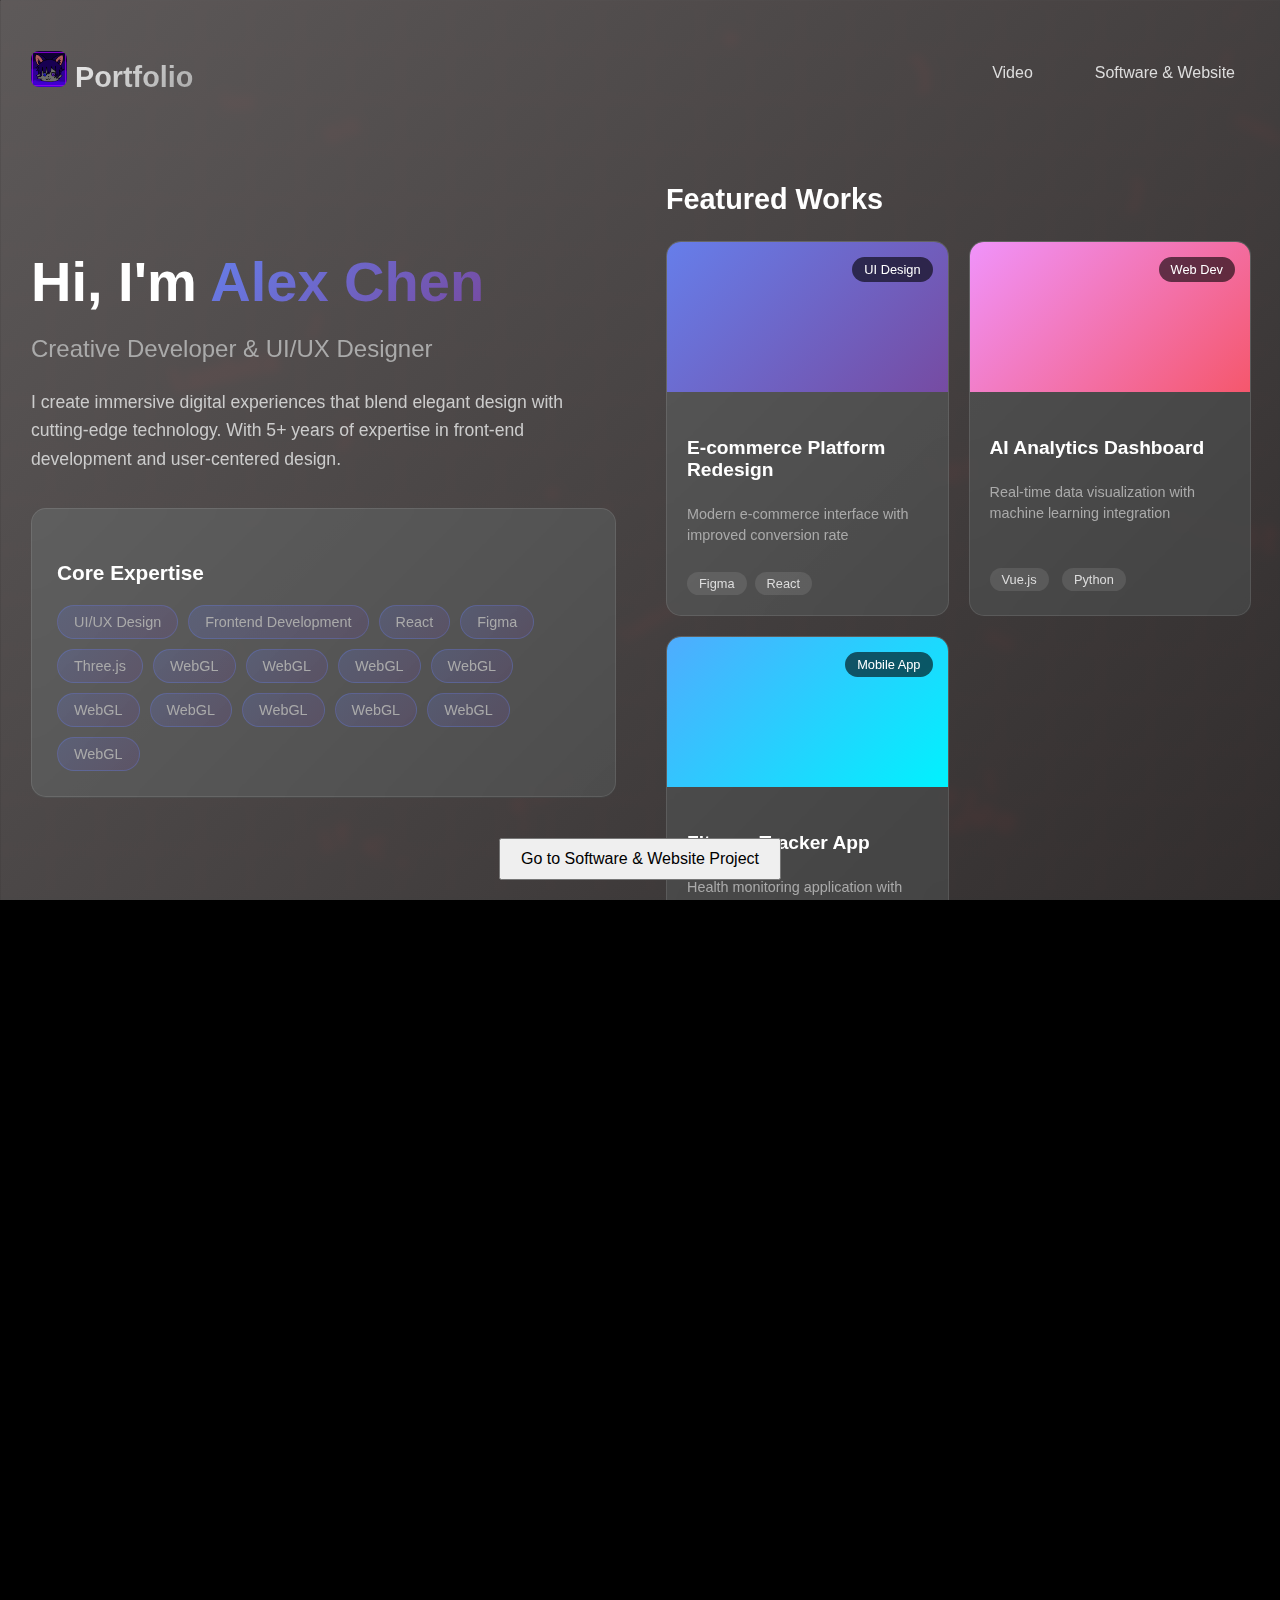
<file: index.html>
<!DOCTYPE html>
<html lang="zh-CN">
<head>
    <meta charset="UTF-8">
    <meta name="viewport" content="width=device-width, initial-scale=1.0">
    <title>Personal Portfolio</title>
    <link rel="shortcut icon" href="./assets/logo.png">
    <link rel="stylesheet" href="./styles/style_all.css">
    <link rel="stylesheet" href="./styles/style_background.css">
    <link rel="stylesheet" href="./styles/style_flip.css">
    <style>
        .world-current { 
            background: linear-gradient(135deg, rgba(99, 99, 99, 0.9), rgba(50, 50, 50, 0.9)); 
            z-index: 11; 
            backdrop-filter: blur(5px);
            border: 1px solid rgba(255, 255, 255, 0.1);
            box-shadow: 0 10px 30px rgba(0, 0, 0, 0.3);
        }
        .world-mirror { background:#444; }
        .main-content { 
            width: 100%; 
            height: 100%; 
            background-color: transparent;
        }

        /* 主内容样式 */
.main-content {
    padding: 30px;
    box-sizing: border-box;
    overflow-y: auto;
    height: 100%;
}
.main-content::-webkit-scrollbar {
    width: 6px;
}

.main-content::-webkit-scrollbar-track {
    background: transparent;
}

.main-content::-webkit-scrollbar-thumb {
    background: rgba(255, 255, 255, 0.25);
    border-radius: 10px;
}

.main-content::-webkit-scrollbar-thumb:hover {
    background: rgba(255, 255, 255, 0.45);
}

/* 导航栏 */
.portfolio-nav {
    display: flex;
    justify-content: space-between;
    align-items: center;
    padding: 20px 0;
    margin-bottom: 40px;
}

.nav-brand {
    display: flex;
    align-items: center;
    gap: 12px;
}

.nav-logo {
    width: 36px;
    height: 36px;
    border-radius: 8px;
    object-fit: cover;
}

.brand-name {
    font-size: 1.8rem;
    font-weight: 700;
    background: linear-gradient(135deg, #fff 0%, #aaa 100%);
    -webkit-background-clip: text;
    -webkit-text-fill-color: transparent;
    background-clip: text;
}

.nav-links {
    display: flex;
    gap: 30px;
}

.nav-link {
    color: #ddd;
    text-decoration: none;
    font-size: 1rem;
    font-weight: 500;
    transition: all 0.3s ease;
    padding: 8px 16px;
    border-radius: 20px;
    position: relative;
}

.nav-link:hover {
    color: #fff;
    background: rgba(255, 255, 255, 0.1);
}

/* 内容布局 */
.content-wrapper {
    display: flex;
    gap: 50px;
    height: calc(100% - 140px);
}

.left-column {
    flex: 1;
    display: flex;
    flex-direction: column;
    justify-content: center;
}

.right-column {
    flex: 1;
    display: flex;
    flex-direction: column;
    gap: 40px;
}

/* 英雄区域 */
.hero-title {
    font-size: 3.5rem;
    font-weight: 800;
    margin-bottom: 10px;
    line-height: 1.2;
    color: #fff;
}

.highlight {
    background: linear-gradient(135deg, #667eea 0%, #764ba2 100%);
    -webkit-background-clip: text;
    -webkit-text-fill-color: transparent;
    background-clip: text;
}

.hero-subtitle {
    font-size: 1.5rem;
    color: #aaa;
    margin-bottom: 25px;
    font-weight: 400;
}

.hero-description {
    font-size: 1.1rem;
    line-height: 1.6;
    color: #ccc;
    margin-bottom: 35px;
}

/* 按钮样式 */
.cta-buttons {
    display: flex;
    gap: 20px;
    margin-bottom: 40px;
}

.btn {
    padding: 14px 32px;
    border-radius: 30px;
    text-decoration: none;
    font-weight: 600;
    font-size: 1rem;
    display: inline-flex;
    align-items: center;
    gap: 10px;
    transition: all 0.3s ease;
    cursor: pointer;
    border: none;
}

.btn-primary {
    background: linear-gradient(135deg, #667eea 0%, #764ba2 100%);
    color: white;
}

.btn-primary:hover {
    transform: translateY(-3px);
    box-shadow: 0 10px 20px rgba(102, 126, 234, 0.3);
}

.btn-secondary {
    background: rgba(255, 255, 255, 0.1);
    color: white;
    backdrop-filter: blur(10px);
    border: 1px solid rgba(255, 255, 255, 0.2);
}

.btn-secondary:hover {
    background: rgba(255, 255, 255, 0.15);
    transform: translateY(-3px);
}

.btn-icon {
    transition: transform 0.3s ease;
}

.btn-primary:hover .btn-icon {
    transform: translateX(5px);
}

/* 统计数据 */
.quick-stats {
    display: flex;
    gap: 40px;
}

.stat-item {
    display: flex;
    flex-direction: column;
}

.stat-number {
    font-size: 2.5rem;
    font-weight: 700;
    color: #fff;
    line-height: 1;
}

.stat-label {
    font-size: 0.9rem;
    color: #aaa;
    margin-top: 5px;
}

/* 作品展示 */
.section-title {
    font-size: 1.8rem;
    color: #fff;
    margin-bottom: 25px;
    font-weight: 600;
}

.works-grid {
    display: grid;
    grid-template-columns: repeat(auto-fit, minmax(250px, 1fr));
    gap: 20px;
    margin-bottom: 25px;
}

.work-card {
    background: rgba(255, 255, 255, 0.05);
    border-radius: 15px;
    overflow: hidden;
    transition: all 0.3s ease;
    backdrop-filter: blur(10px);
    border: 1px solid rgba(255, 255, 255, 0.1);
}

.work-card:hover {
    transform: translateY(-10px);
    background: rgba(255, 255, 255, 0.1);
    border-color: rgba(255, 255, 255, 0.2);
}

.work-card-inner {
    height: 100%;
    display: flex;
    flex-direction: column;
}

.work-image {
    height: 150px;
    position: relative;
    border-radius: 12px 12px 0 0;
    overflow: hidden;
}

.work-tag {
    position: absolute;
    top: 15px;
    right: 15px;
    background: rgba(0, 0, 0, 0.6);
    color: white;
    padding: 5px 12px;
    border-radius: 15px;
    font-size: 0.8rem;
    backdrop-filter: blur(10px);
}

.work-content {
    padding: 20px;
    flex: 1;
    display: flex;
    flex-direction: column;
}

.work-title {
    font-size: 1.2rem;
    color: #fff;
    margin-bottom: 8px;
    font-weight: 600;
}

.work-desc {
    font-size: 0.9rem;
    color: #aaa;
    line-height: 1.5;
    margin-bottom: 15px;
    flex: 1;
}

.work-tech {
    display: flex;
    gap: 8px;
    flex-wrap: wrap;
}

.tech-tag {
    background: rgba(255, 255, 255, 0.1);
    color: #ddd;
    padding: 4px 12px;
    border-radius: 12px;
    font-size: 0.8rem;
}

.view-all-works {
    text-align: right;
}

.view-all-link {
    color: #667eea;
    text-decoration: none;
    font-weight: 600;
    display: inline-flex;
    align-items: center;
    gap: 8px;
    transition: all 0.3s ease;
}

.view-all-link:hover {
    gap: 12px;
    color: #764ba2;
}

/* 技能标签 */
.skills-section {
    background: rgba(255, 255, 255, 0.05);
    padding: 25px;
    border-radius: 15px;
    backdrop-filter: blur(10px);
    border: 1px solid rgba(255, 255, 255, 0.1);
}

.skills-title {
    font-size: 1.3rem;
    color: #fff;
    margin-bottom: 20px;
    font-weight: 600;
}

.skills-tags {
    display: flex;
    flex-wrap: wrap;
    gap: 10px;
}

.skill-tag {
    background: linear-gradient(135deg, rgba(102, 126, 234, 0.2), rgba(118, 75, 162, 0.2));
    color: #aaa;
    padding: 8px 16px;
    border-radius: 20px;
    font-size: 0.9rem;
    border: 1px solid rgba(102, 126, 234, 0.3);
    transition: all 0.3s ease;
}

.skill-tag:hover {
    background: linear-gradient(135deg, rgba(102, 126, 234, 0.3), rgba(118, 75, 162, 0.3));
    color: #fff;
    transform: translateY(-2px);
}

/* 页脚 */
.portfolio-footer {
    margin-top: 40px;
    padding-top: 30px;
    border-top: 1px solid rgba(255, 255, 255, 0.1);
    text-align: center;
}

.social-links {
    display: flex;
    justify-content: center;
    gap: 25px;
    margin-bottom: 20px;
}

.social-link {
    color: #aaa;
    transition: all 0.3s ease;
    padding: 10px;
    border-radius: 50%;
    background: rgba(255, 255, 255, 0.05);
}

.social-link:hover {
    color: #fff;
    background: rgba(255, 255, 255, 0.1);
    transform: translateY(-3px);
}

.copyright {
    color: #666;
    font-size: 0.9rem;
}

/* 响应式设计 */
@media (max-width: 1024px) {
    .content-wrapper {
        flex-direction: column;
        gap: 40px;
    }
    
    .hero-title {
        font-size: 2.8rem;
    }
    
    .works-grid {
        grid-template-columns: repeat(2, 1fr);
    }
}

@media (max-width: 768px) {
    .main-content {
        padding: 20px;
    }
    
    .portfolio-nav {
        flex-direction: column;
        gap: 20px;
        margin-bottom: 30px;
    }
    
    .hero-title {
        font-size: 2.3rem;
    }
    
    .works-grid {
        grid-template-columns: 1fr;
    }
    
    .cta-buttons {
        flex-direction: column;
        align-items: flex-start;
    }
    
    .quick-stats {
        justify-content: space-between;
        gap: 20px;
    }
}
    </style>
</head>
<body>
    <!-- 数学破碎背景 -->
    <div class="math-broken-bg">
        <div class="math-formulas" id="math-formulas"></div>
        <div class="broken-grid"></div>
        <div class="broken-squares"></div>
    </div>
    <!-- 3D旋转场景 -->
    <div id="scene-container">
    <div id="world-3d">
        <div class="world-layer world-current">
            <div class="main-content">
                  <!-- 导航栏 -->
                  <nav class="portfolio-nav">
                      <div class="nav-brand">
                          <a href="index.html" class="brand-name"><img src="./assets/logo.png" alt="Logo" class="nav-logo">          Portfolio</a>
                      </div>
                      <div class="nav-links">
                          <a href="videoProject.html" class="nav-link">Video</a>
                          <a href="programProject.html" class="nav-link">Software & Website</a>
                      </div>
                  </nav>
                  
                  <!-- 主内容区 -->
                  <div class="content-wrapper">
                      <!-- 左侧：个人简介 -->
                      <div class="left-column">
                          <div class="hero-section">
                            <h1 class="hero-title">Hi, I'm <span class="highlight">Alex Chen</span></h1>
                            <h2 class="hero-subtitle">Creative Developer & UI/UX Designer</h2>
                            <p class="hero-description">
                                I create immersive digital experiences that blend elegant design with cutting-edge technology. 
                                With 5+ years of expertise in front-end development and user-centered design.
                            </p>

                            <!-- 技能标签 -->
                          <div class="skills-section">
                              <h4 class="skills-title">Core Expertise</h4>
                              <div class="skills-tags">
                                  <span class="skill-tag">UI/UX Design</span>
                                  <span class="skill-tag">Frontend Development</span>
                                  <span class="skill-tag">React</span>
                                  <span class="skill-tag">Figma</span>
                                  <span class="skill-tag">Three.js</span>
                                  <span class="skill-tag">WebGL</span>
                                  <span class="skill-tag">WebGL</span>
                                  <span class="skill-tag">WebGL</span>
                                  <span class="skill-tag">WebGL</span>
                                  <span class="skill-tag">WebGL</span>
                                  <span class="skill-tag">WebGL</span>
                                  <span class="skill-tag">WebGL</span>
                                  <span class="skill-tag">WebGL</span>
                                  <span class="skill-tag">WebGL</span>
                                  <span class="skill-tag">WebGL</span>
                              </div>
                          </div>
                        </div>
                      </div>
                      
                      <!-- 右侧：作品展示 -->
                      <div class="right-column">
                          <div class="featured-works">
                              <h3 class="section-title">Featured Works</h3>
                              
                              <div class="works-grid">
                                  <!-- 项目1 -->
                                  <div class="work-card">
                                      <div class="work-card-inner">
                                          <div class="work-image" style="background: linear-gradient(135deg, #667eea 0%, #764ba2 100%);">
                                              <div class="work-tag">UI Design</div>
                                          </div>
                                          <div class="work-content">
                                              <h4 class="work-title">E-commerce Platform Redesign</h4>
                                              <p class="work-desc">Modern e-commerce interface with improved conversion rate</p>
                                              <div class="work-tech">
                                                  <span class="tech-tag">Figma</span>
                                                  <span class="tech-tag">React</span>
                                              </div>
                                          </div>
                                      </div>
                                  </div>
                                  
                                  <!-- 项目2 -->
                                  <div class="work-card">
                                      <div class="work-card-inner">
                                          <div class="work-image" style="background: linear-gradient(135deg, #f093fb 0%, #f5576c 100%);">
                                              <div class="work-tag">Web Dev</div>
                                          </div>
                                          <div class="work-content">
                                              <h4 class="work-title">AI Analytics Dashboard</h4>
                                              <p class="work-desc">Real-time data visualization with machine learning integration</p>
                                              <div class="tech-tags">
                                                  <span class="tech-tag">Vue.js</span>
                                                  <span class="tech-tag">Python</span>
                                              </div>
                                          </div>
                                      </div>
                                  </div>
                                  
                                  <!-- 项目3 -->
                                  <div class="work-card">
                                      <div class="work-card-inner">
                                          <div class="work-image" style="background: linear-gradient(135deg, #4facfe 0%, #00f2fe 100%);">
                                              <div class="work-tag">Mobile App</div>
                                          </div>
                                          <div class="work-content">
                                              <h4 class="work-title">Fitness Tracker App</h4>
                                              <p class="work-desc">Health monitoring application with personalized workout plans</p>
                                              <div class="tech-tags">
                                                  <span class="tech-tag">React Native</span>
                                                  <span class="tech-tag">Node.js</span>
                                              </div>
                                          </div>
                                      </div>
                                  </div>
                              </div>
                          </div>
                      </div>
                  </div>
              </div>
        </div>
        <div class="world-layer world-mirror"><iframe id="mirror-iframe" src="programProject.html" style="pointer-events: none;"></iframe></div>
    </div>
    </div>
    <div id="flip-mask"></div>
    <button id="flip-btn">Go to Software & Website Project</button>
</body>
<script>
    window.nextPage = "programProject.html";
</script>
<script src="./scripts/background_animation.js"></script>
<script src="./scripts/flip_animation.js"></script>
</html>
</file>
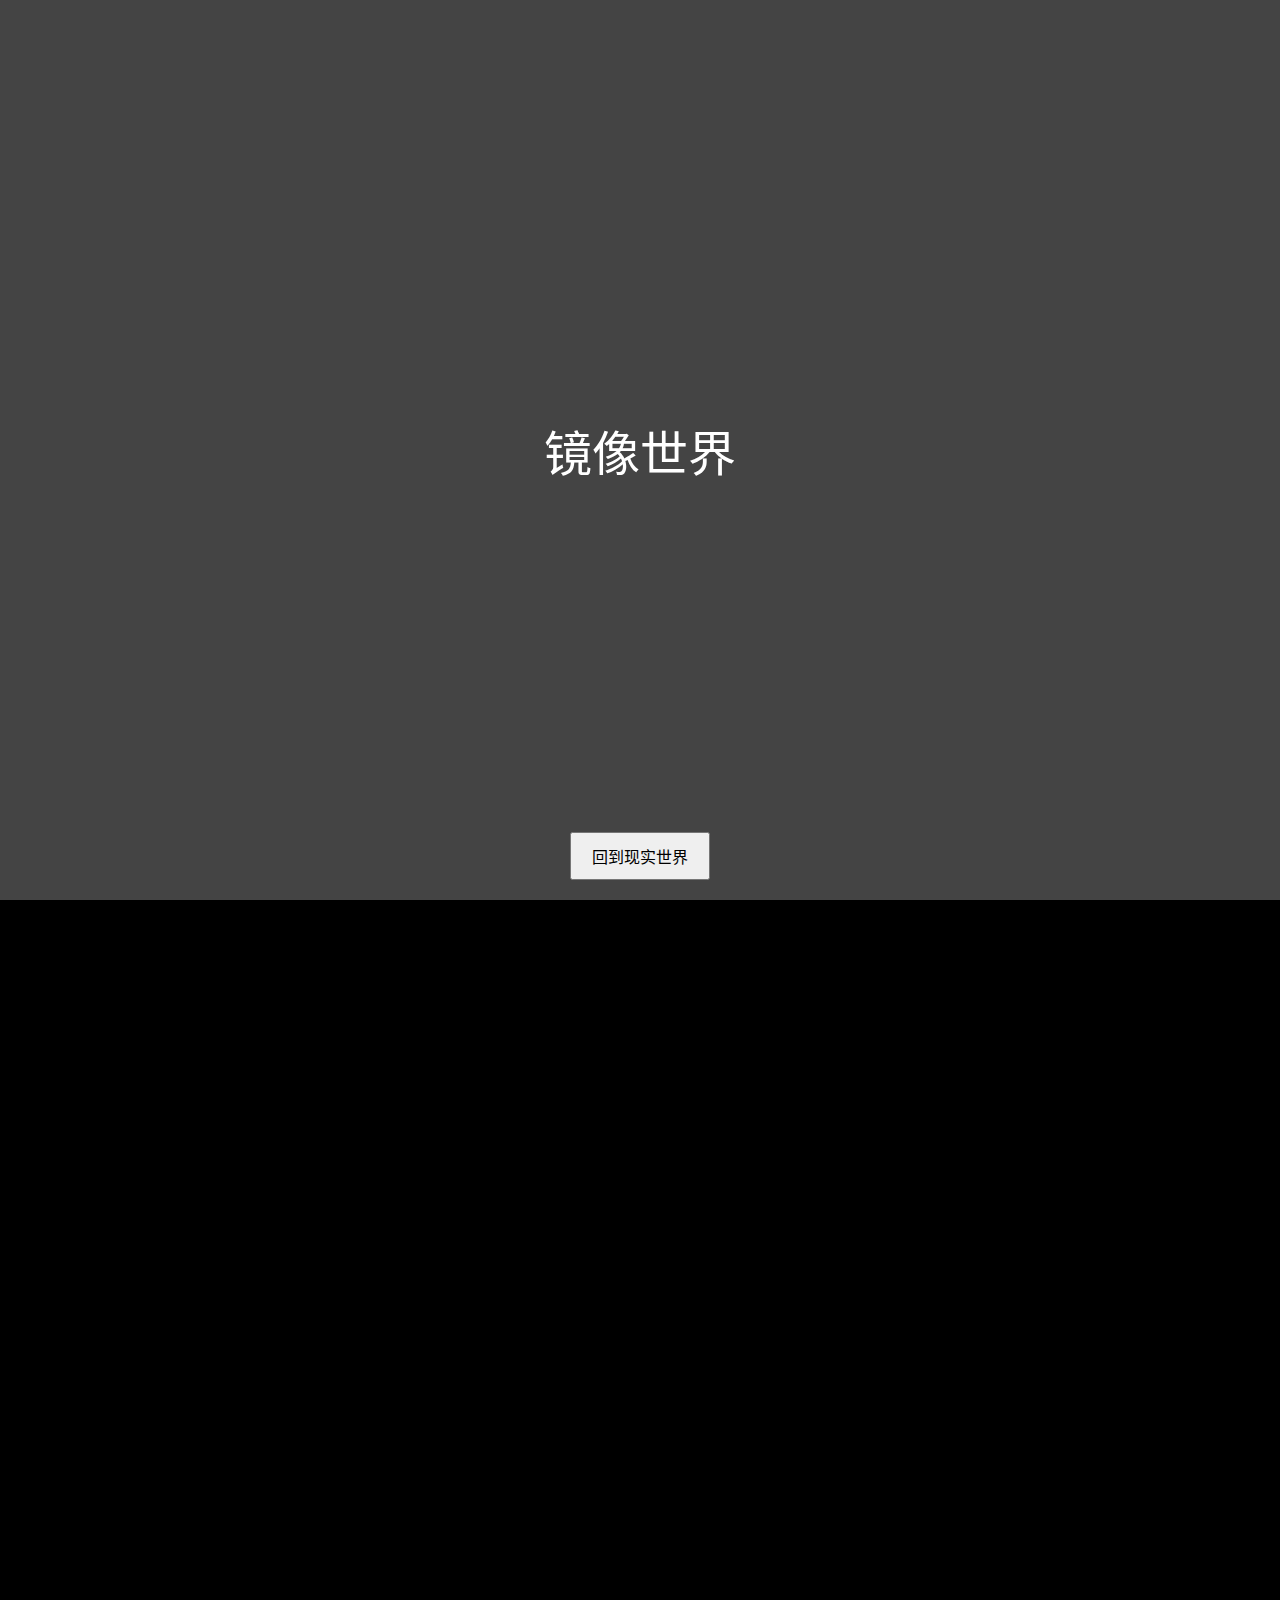
<file: image.html>
<!DOCTYPE html>
<html lang="zh-CN">
<head>
<meta charset="UTF-8">
<meta name="viewport" content="width=device-width, initial-scale=1.0">
<title>旋转镜像 + 数学破碎背景 + iframe</title>
<style>
body, html {
  margin:0; padding:0;
  width:100%; height:100%;
  overflow:hidden;
  background:#000;
  font-family:sans-serif;
}

/* --- 数学破碎背景 --- */
.math-broken-bg {
    position: fixed;
    top: 0; left: 0;
    width: 100%; height: 100%;
    background-color: #000;
    z-index: 0;
    overflow: hidden;
}

.math-formulas {
    position: absolute;
    top: 0; left: 0;
    width: 300%; height: 300%;
    opacity: 0.65;
    z-index: 1;
}

.math-formula {
    position: absolute;
    color: rgba(255,0,0,0.7);
    font-size: 24px;
    font-family: 'Courier New', monospace;
    font-weight: bold;
    text-shadow: 0 0 10px rgba(255,0,0,0.5);
    animation: floatMath 20s infinite linear;
}

@keyframes floatMath {
    0% { transform: translate(0,0) rotate(0deg); opacity:0.2; }
    25% { transform: translate(30px,-20px) rotate(90deg); opacity:0.4; }
    50% { transform: translate(-20px,30px) rotate(180deg); opacity:0.6; }
    75% { transform: translate(40px,10px) rotate(270deg); opacity:0.4; }
    100% { transform: translate(0,0) rotate(360deg); opacity:0.2; }
}

.broken-grid {
    position: absolute;
    top:0; left:0;
    width:200%; height:200%;
    background-image: linear-gradient(90deg, rgba(255,0,0,0.1) 1px, transparent 1px),
                      linear-gradient(0deg, rgba(255,0,0,0.1) 1px, transparent 1px);
    background-size: 50px 50px;
    animation: gridMove 20s linear infinite;
    z-index: 2;
}

@keyframes gridMove {
    0% { transform: translate(0,0); }
    100% { transform: translate(-50px,-50px); }
}

.broken-squares {
    position:absolute; top:0; left:0;
    width:100%; height:100%;
    background-image: repeating-linear-gradient(0deg, transparent, transparent 2px, rgba(255,0,0,0.2) 2px, rgba(255,0,0,0.2) 4px),
                      repeating-linear-gradient(90deg, transparent, transparent 2px, rgba(255,0,0,0.2) 2px, rgba(255,0,0,0.2) 4px);
    background-size: 60px 60px;
    animation: squaresFloat 15s ease-in-out infinite;
    z-index: 3;
}

@keyframes squaresFloat {
    0%, 100% { transform: translate(0,0) rotate(0deg); opacity:0.2; }
    50% { transform: translate(10px,5px) rotate(0.5deg); opacity:0.4; }
}

/* --- 3D世界容器 --- */
#scene-container {
  width:100%; height:100%;
  perspective:1500px;
  perspective-origin: center bottom;
  position: relative;
  z-index: 10; 
}

#world-3d {
  width:100%; height:200%;
  transform-style: preserve-3d;
  transform: translateZ(0) rotateZ(0deg) scale(1);
  transition: transform 2.5s cubic-bezier(0.65,0,0.35,1);
  position: relative;
}

.world-layer {
  width:100%; height:50%;
  display:flex; align-items:center; justify-content:center;
  font-size:3rem; color:#fff;
}

.world-current { background:#444; z-index:11; }
.world-mirror { background:#111; }

#mirror-iframe {
    width:100%; height:100%;
    transform: rotate(180deg);
    border:none;
    z-index:12;
    pointer-events:none;
}

#flip-mask {
  position:fixed; top:0; left:0; width:100%; height:100%;
  background: rgba(255,50,50,0);
  z-index:50; pointer-events:none;
  transition: background 2.5s cubic-bezier(0.65,0,0.35,1);
}

#flip-btn {
  position:absolute; bottom:20px; left:50%; transform:translateX(-50%);
  padding:10px 20px; font-size:1rem; cursor:pointer;
  z-index:60;
}
</style>
</head>
<body>

<!-- 数学破碎背景 -->
<div class="math-broken-bg">
    <div class="math-formulas" id="math-formulas"></div>
    <div class="broken-grid"></div>
    <div class="broken-squares"></div>
</div>

<!-- 3D旋转场景 -->
<div id="scene-container">
  <div id="world-3d">
    <div class="world-layer world-current">镜像世界</div>
    <div class="world-layer world-mirror"><iframe id="mirror-iframe" src="index.html"></iframe></div>
  </div>
</div>

<div id="flip-mask"></div>
<button id="flip-btn">回到现实世界</button>

<script>
document.addEventListener('DOMContentLoaded', function () {
    // --- 初始化数学公式 ---
    const mathFormulas = document.getElementById('math-formulas');
    const mathSymbols = ["{","}","[","]","(",")","<",">","==","+","-","*","/","%","lambda","def","fn","var","let","const","if","else"];
    const formulas = [];
    const formulaCount = window.innerWidth < 768 ? 200 : 400;

    for(let i=0;i<formulaCount;i++){
        const f = document.createElement('div');
        f.className='math-formula';
        f.textContent=mathSymbols[Math.floor(Math.random()*mathSymbols.length)];
        f.style.top = Math.random()*100+'%';
        f.style.left = Math.random()*100+'%';
        const size = 16 + Math.random()*24;
        f.style.fontSize = size+'px';
        const rotation = -30 + Math.random()*60;
        f.style.transform=`rotate(${rotation}deg)`;
        f.style.animationDelay = Math.random()*20+'s';
        mathFormulas.appendChild(f);
        formulas.push({el:f, x:f.offsetLeft, y:f.offsetTop, w:f.offsetWidth, h:f.offsetHeight, vx:(Math.random()*2+1)*(Math.random()<0.5?-1:1), vy:(Math.random()*2+1)*(Math.random()<0.5?-1:1), rotation});
    }

    // --- 背景动画 ---
    function animateBg(){
        const w=window.innerWidth, h=window.innerHeight;
        formulas.forEach(f=>{
            f.x+=f.vx; f.y+=f.vy;
            if(f.x<=0||f.x+f.w>=w) f.vx*=-1;
            if(f.y<=0||f.y+f.h>=h) f.vy*=-1;
            f.rotation+=0.2;
            f.el.style.left=f.x+'px';
            f.el.style.top=f.y+'px';
            f.el.style.transform=`rotate(${f.rotation}deg)`;
        });
        requestAnimationFrame(animateBg);
    }
    animateBg();
});

const world3d = document.getElementById('world-3d');
const mirrorIframe = document.getElementById('mirror-iframe');
const flipMask = document.getElementById('flip-mask');
const flipBtn = document.getElementById('flip-btn');

let isFlipping = false;

flipBtn.addEventListener('click', () => {
    if(isFlipping) return;
    isFlipping = true;

    // 让 iframe 在旋转途中可见
    mirrorIframe.style.opacity = 1;

    // 开始动画：旋转 180° + 放大 + 退后 + 遮罩
    world3d.style.transform = 'translateZ(-2000px) translateY(-800px) rotateZ(180deg) scale(1.05)';
    flipMask.style.background = 'rgba(255,50,50,0.2)';

    // 动画结束后固定视角
    setTimeout(()=>{
        world3d.style.transform = 'translateZ(0) rotateZ(180deg) scale(1)';
        flipMask.style.background = 'rgba(255,50,50,0)';
        isFlipping=false;
    }, 2500);

    // 动画结束后正式跳转
    setTimeout(()=> {
        window.location.href = "index.html";
    }, 5000);
});
</script>
</body>
</html>
</file>
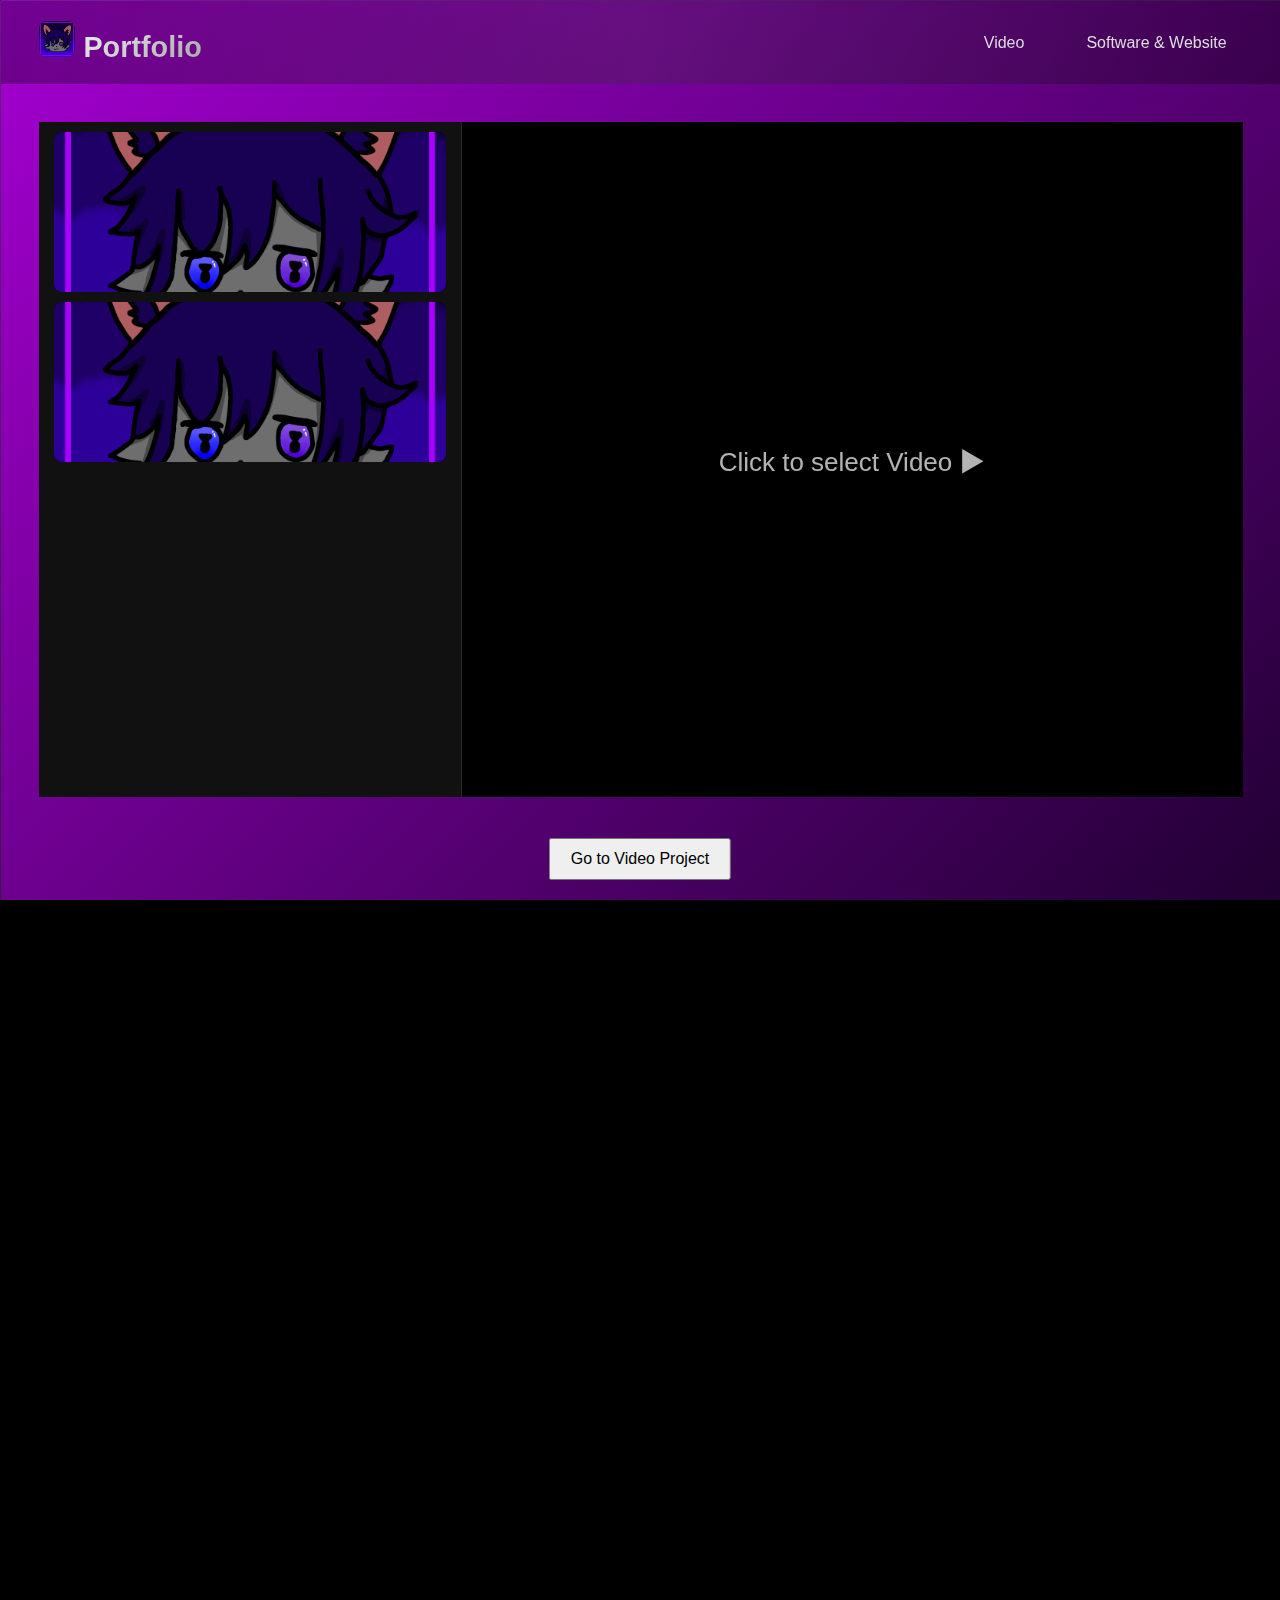
<file: programProject.html>
<!DOCTYPE html>
<html lang="zh-CN">
<head>
    <meta charset="UTF-8">
    <meta name="viewport" content="width=device-width, initial-scale=1.0">
    <title>Personal Portfolio - Software & Website</title>
    <link rel="shortcut icon" href="./assets/logo.png">
    <link rel="stylesheet" href="./styles/style_all.css">
    <link rel="stylesheet" href="./styles/style_background.css">
    <link rel="stylesheet" href="./styles/style_flip.css">
    <link rel="stylesheet" href="./styles/style_programProject.css">
    <link rel="stylesheet" href="./styles/style_navBar_project.css">
</head>
<body>
    <!-- 数学破碎背景 -->
    <div class="math-broken-bg">
        <div class="math-formulas" id="math-formulas"></div>
        <div class="broken-grid"></div>
        <div class="broken-squares"></div>
    </div>
    <!-- 3D旋转场景 -->
    <div id="scene-container">
    <div id="world-3d">
        <div class="world-layer world-current">
            <div class="main-content">
                <!-- 导航栏 -->
                <nav class="portfolio-nav">
                    <div class="nav-brand">
                        <a href="index.html" class="brand-name"><img src="./assets/logo.png" alt="Logo" class="nav-logo">          Portfolio</a>
                    </div>
                    <div class="nav-links">
                        <a href="videoProject.html" class="nav-link">Video</a>
                        <a href="programProject.html" class="nav-link">Software & Website</a>
                    </div>
                </nav>
                <div class="app">
                    <!-- 左侧影片选择 -->
                    <div class="sidebar" id="videoList">
                        <!-- 由JavaScript动态生成 -->
                    </div>
                    <!-- 右侧播放区 -->
                    <div class="viewer" id="viewer">
                        <div class="placeholder">Click to select Video ▶</div>
                    </div>
                </div>
            </div>
        </div>
        <div class="world-layer world-mirror"><iframe id="mirror-iframe" src="videoProject.html" style="pointer-events: none;"></iframe></div>
    </div>
    </div>
    <div id="flip-mask"></div>
    <button id="flip-btn">Go to Video Project</button>
</body>
<script>
    window.nextPage = "videoProject.html";
    window.viewListJson = 'program.json';
</script>
<script src="./scripts/background_animation.js"></script>
<script src="./scripts/flip_animation.js"></script>
<script src="./scripts/program_viewList.js"></script>
</html>
</file>
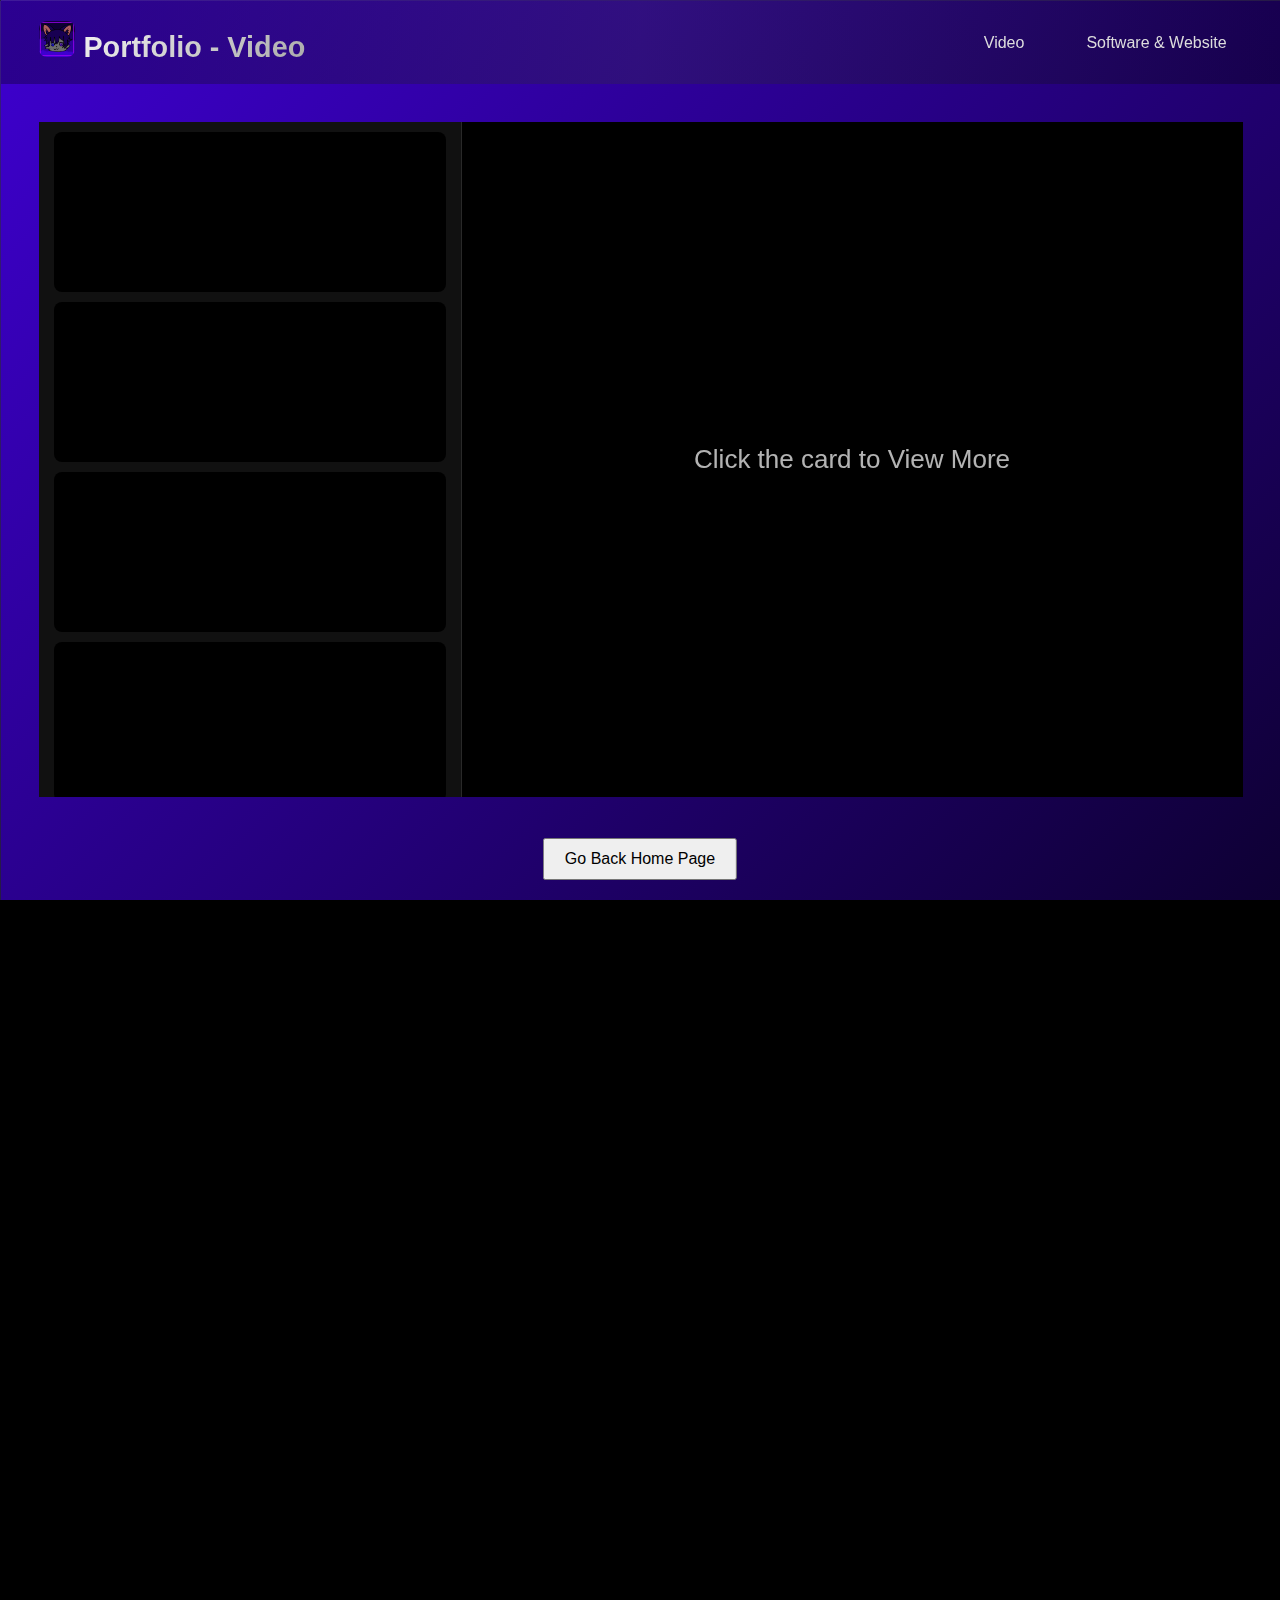
<file: videoProject.html>
<!DOCTYPE html>
<html lang="zh-CN">
<head>
    <meta charset="UTF-8">
    <meta name="viewport" content="width=device-width, initial-scale=1.0">
    <title>Personal Portfolio - Video</title>
    <link rel="shortcut icon" href="./assets/logo.png">
    <link rel="stylesheet" href="./styles/style_all.css">
    <link rel="stylesheet" href="./styles/style_background.css">
    <link rel="stylesheet" href="./styles/style_flip.css">
    <link rel="stylesheet" href="./styles/style_listProject.css">
    <link rel="stylesheet" href="./styles/style_navBar_project.css">
    <style>
        .world-current { 
            background: linear-gradient(135deg, #3E00D0, #0E0033); 
            z-index: 11; 
            backdrop-filter: blur(5px);
            border: 1px solid rgba(255, 255, 255, 0.1);
            box-shadow: 0 10px 30px rgba(0, 0, 0, 0.3);
        }
        .world-mirror { background:#444; }
        .main-content { 
            width: 100%; 
            height: 100%; 
            background-color: transparent;
        }
    </style>
</head>
<body>
    <!-- 数学破碎背景 -->
    <div class="math-broken-bg">
        <div class="math-formulas" id="math-formulas"></div>
        <div class="broken-grid"></div>
        <div class="broken-squares"></div>
    </div>
    <!-- 3D旋转场景 -->
    <div id="scene-container">
    <div id="world-3d">
        <div class="world-layer world-current">
            <div class="main-content">
                <!-- 导航栏 -->
                <nav class="portfolio-nav">
                    <div class="nav-brand">
                        <a href="index.html" class="brand-name"><img src="./assets/logo.png" alt="Logo" class="nav-logo">          Portfolio - Video</a>
                    </div>
                    <div class="nav-links">
                        <a href="videoProject.html" class="nav-link">Video</a>
                        <a href="programProject.html" class="nav-link">Software & Website</a>
                    </div>
                </nav>
                <div class="app">
                    <!-- 影片选择 -->
                    <div class="sidebar" id="videoList">
                        <!-- 由JavaScript动态生成 -->
                    </div>
                    <!-- 播放区 -->
                    <div class="viewer" id="viewer">
                        <div class="placeholder">Click the card to View More</div>
                    </div>
                </div>
            </div>
        </div>
        <div class="world-layer world-mirror"><iframe id="mirror-iframe" src="index.html" style="pointer-events: none;"></iframe></div>
    </div>
    </div>
    <div id="flip-mask"></div>
    <button id="flip-btn">Go Back Home Page</button>
</body>
<script>
    window.nextPage = "index.html";
    window.viewListJson = 'video.json';
</script>
<script src="./scripts/background_animation.js"></script>
<script src="./scripts/flip_animation.js"></script>
<script src="./scripts/generate_viewList.js"></script>
</html>
</file>
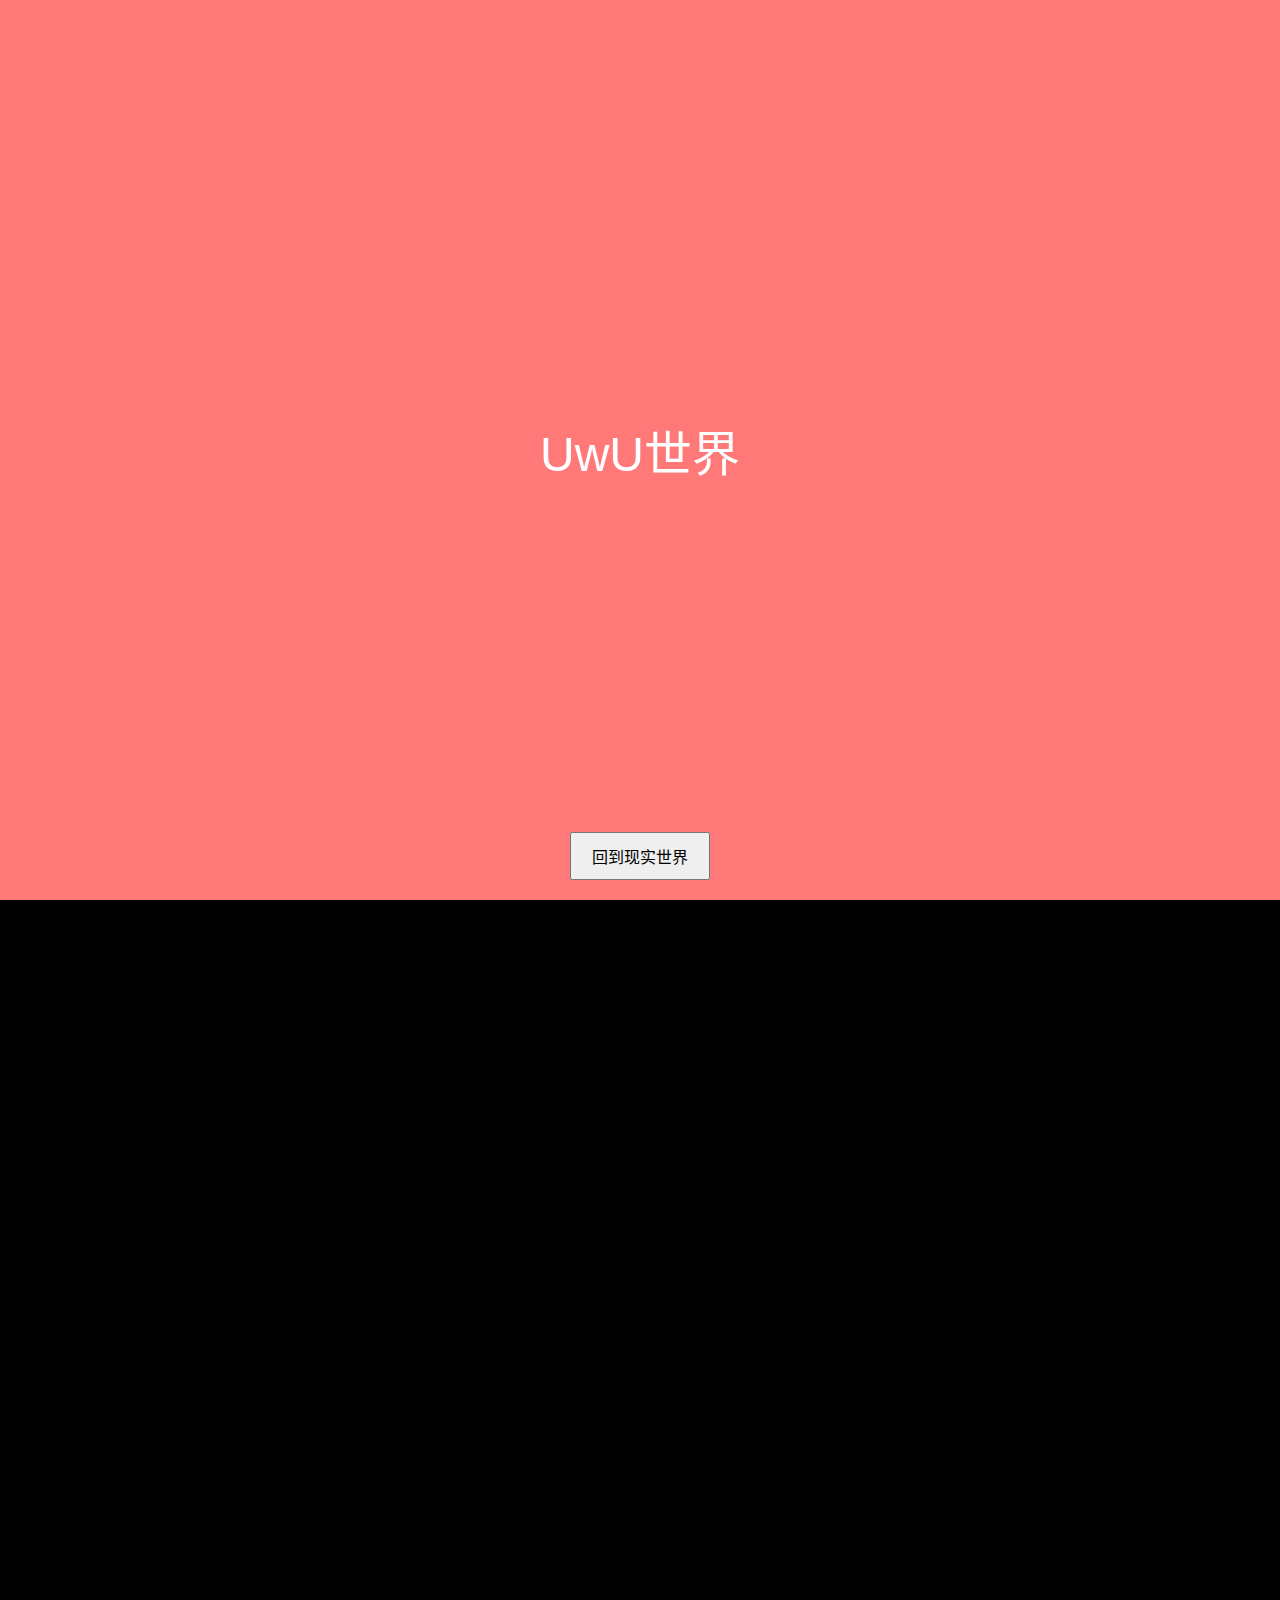
<file: pages/uwu.html>
<!DOCTYPE html>
<html lang="zh-CN">
<head>
    <meta charset="UTF-8">
    <meta name="viewport" content="width=device-width, initial-scale=1.0">
    <title>旋转镜像 + 数学破碎背景 + iframe</title>
    <link rel="shortcut icon" href="./image/icon_logo.png">
    <link rel="stylesheet" href="../styles/style_all.css">
    <link rel="stylesheet" href="../styles/style_background.css">
    <link rel="stylesheet" href="../styles/style_flip.css">
    <style>
        .world-current { background:#ff7979; z-index:11; }
        .world-mirror { background:#111; }
    </style>
</head>
<body>
    <!-- 数学破碎背景 -->
    <div class="math-broken-bg">
        <div class="math-formulas" id="math-formulas"></div>
        <div class="broken-grid"></div>
        <div class="broken-squares"></div>
    </div>
    <!-- 3D旋转场景 -->
    <div id="scene-container">
    <div id="world-3d">
        <div class="world-layer world-current">UwU世界</div>
        <div class="world-layer world-mirror"><iframe id="mirror-iframe" src="../index.html"></iframe></div>
    </div>
    </div>
    <div id="flip-mask"></div>
    <button id="flip-btn">回到现实世界</button>
</body>
<script>
    window.nextPage = "../index.html";
</script>
<script src="../scripts/background_animation.js"></script>
<script src="../scripts/flip_animation.js"></script>
</html>
</file>
<file: styles/style_all.css>
body, html {
    margin:0; padding:0;
    width:100%; height:100%;
    overflow:hidden;
    background:#000;
    font-family:sans-serif;
}
</file>
<file: styles/style_background.css>
/* --- 数学破碎背景 --- */
.math-broken-bg {
    position: fixed;
    top: 0; left: 0;
    width: 100%; height: 100%;
    background-color: #000;
    z-index: 0;
    overflow: hidden;
}

.math-formulas {
    position: absolute;
    top: 0; left: 0;
    width: 300%; height: 300%;
    opacity: 0.65;
    z-index: 1;
}

.math-formula {
    position: absolute;
    color: rgba(255,0,0,0.7);
    font-size: 24px;
    font-family: 'Courier New', monospace;
    font-weight: bold;
    text-shadow: 0 0 10px rgba(255,0,0,0.5);
    animation: floatMath 20s infinite linear;
}

@keyframes floatMath {
    0% { transform: translate(0,0) rotate(0deg); opacity:0.2; }
    25% { transform: translate(30px,-20px) rotate(90deg); opacity:0.4; }
    50% { transform: translate(-20px,30px) rotate(180deg); opacity:0.6; }
    75% { transform: translate(40px,10px) rotate(270deg); opacity:0.4; }
    100% { transform: translate(0,0) rotate(360deg); opacity:0.2; }
}

.broken-grid {
    position: absolute;
    top:0; left:0;
    width:200%; height:200%;
    background-image: linear-gradient(90deg, rgba(255,0,0,0.1) 1px, transparent 1px),
                    linear-gradient(0deg, rgba(255,0,0,0.1) 1px, transparent 1px);
    background-size: 50px 50px;
    animation: gridMove 20s linear infinite;
    z-index: 2;
}

@keyframes gridMove {
    0% { transform: translate(0,0); }
    100% { transform: translate(-50px,-50px); }
}

.broken-squares {
    position:absolute; top:0; left:0;
    width:100%; height:100%;
    background-image: repeating-linear-gradient(0deg, transparent, transparent 2px, rgba(255,0,0,0.2) 2px, rgba(255,0,0,0.2) 4px),
                    repeating-linear-gradient(90deg, transparent, transparent 2px, rgba(255,0,0,0.2) 2px, rgba(255,0,0,0.2) 4px);
    background-size: 60px 60px;
    animation: squaresFloat 15s ease-in-out infinite;
    z-index: 3;
}

@keyframes squaresFloat {
    0%, 100% { transform: translate(0,0) rotate(0deg); opacity:0.2; }
    50% { transform: translate(10px,5px) rotate(0.5deg); opacity:0.4; }
}
</file>
<file: styles/style_flip.css>
/* --- 3D世界容器 --- */
#scene-container {
    width:100%; height:100%;
    perspective:1500px;
    perspective-origin: center bottom;
    position: relative;
    z-index: 10; 
}

#world-3d {
    width:100%; height:200%;
    transform-style: preserve-3d;
    transform: translateZ(0) rotateZ(0deg) scale(1);
    transition: transform 2.5s cubic-bezier(0.65,0,0.35,1);
    position: relative;
}

.world-layer {
    width:100%; height:50%;
    display:flex; align-items:center; justify-content:center;
    font-size:3rem; color:#fff;
}

#mirror-iframe {
    width:100%; height:100%;
    transform: rotate(180deg);
    border:none;
    z-index:12;
    pointer-events:none;
}

#flip-mask {
    position:fixed; top:0; left:0; width:100%; height:100%;
    background: rgba(255,50,50,0);
    z-index:50; pointer-events:none;
    transition: background 2.5s cubic-bezier(0.65,0,0.35,1);
}

#flip-btn {
    position:absolute; bottom:20px; left:50%; transform:translateX(-50%);
    padding:10px 20px; font-size:1rem; cursor:pointer;
    z-index:60;
}
</file>
<file: styles/style_programProject.css>
.world-current { 
    background: linear-gradient(135deg, hsl(287, 100%, 41%), hsl(279, 100%, 10%)); 
    z-index: 11; 
    backdrop-filter: blur(5px);
    border: 1px solid rgba(255, 255, 255, 0.1);
    box-shadow: 0 10px 30px rgba(0, 0, 0, 0.3);
}
.world-mirror { background:#444; }
.main-content { 
    width: 100%; 
    height: 100%; 
    background-color: transparent;
}

.app {
    display: flex;
    height: 75%;
    overflow: hidden;
    padding: 3% 3%;
    border-radius: 8px;
}

/* ===== 左侧影片列表 ===== */
.sidebar {
    width: 35%;
    min-width: 280px;
    max-width: 600px;
    background: #111;
    border-right: 1px solid rgba(255,255,255,0.1);
    overflow-y: auto;
    overflow-x: hidden;
}

.sidebar::-webkit-scrollbar {
    width: 6px;
}

.sidebar::-webkit-scrollbar-track {
    background: transparent;
}

.sidebar::-webkit-scrollbar-thumb {
    background: rgba(255, 255, 255, 0.25);
    border-radius: 10px;
}

.sidebar::-webkit-scrollbar-thumb:hover {
    background: rgba(255, 255, 255, 0.45);
}

/* 所有设备通用样式 */
.video-item {
    display: flex;
    cursor: pointer;
    transition: all 0.3s ease;
    position: relative;
    overflow: hidden;
}

.video-cover {
    background-size: cover;
    background-position: center;
    flex-shrink: 0;
}

.arrow {
    flex-shrink: 0;
    display: flex;
    align-items: center;
    justify-content: center;
    transition: transform 0.25s ease;
    color: rgba(255, 255, 255, 0.7);
}

.video-item:hover .arrow {
    transform: translateX(4px);
    opacity: 0.9;
}

/* 电脑端：封面占整格，hover时显示文字 */
@media (min-width: 769px) {
    .video-item {
        height: 160px;
        margin: 10px 15px;
        border-radius: 8px;
        background: #000;
    }
    
    .video-item:hover {
        transform: translateX(4px);
        box-shadow: 0 4px 12px rgba(0, 0, 0, 0.4);
    }
    
    .video-cover {
        position: absolute;
        top: 0;
        left: 0;
        width: 100%;
        height: 100%;
        transition: transform 0.4s ease;
        z-index: 1;
    }
    
    .video-item:hover .video-cover {
        transform: scale(1.05);
    }
    
    .video-info-wrapper {
        display: none; /* 电脑端隐藏原来的布局 */
    }
    
    .video-info-overlay {
        position: absolute;
        bottom: 0;
        left: 0;
        right: 0;
        background: linear-gradient(to top, rgba(0, 0, 0, 0.95), transparent);
        padding: 20px;
        padding-top: 40px;
        transform: translateY(100%);
        transition: transform 0.3s ease;
        z-index: 2;
    }
    
    .video-item:hover .video-info-overlay {
        transform: translateY(0);
    }
    
    .arrow {
        position: absolute;
        top: 15px;
        right: 15px;
        background: rgba(0, 0, 0, 0.7);
        width: 32px;
        height: 32px;
        border-radius: 50%;
        font-size: 18px;
        opacity: 0;
        transform: translateX(-10px);
        z-index: 3;
    }
    
    .video-item:hover .arrow {
        opacity: 1;
        transform: translateX(0);
    }
    
    .video-title, .video-desc {
        color: #fff;
        margin: 0;
    }
    
    .video-title {
        font-size: 18px;
        font-weight: 600;
        margin-bottom: 5px;
    }
    
    .video-desc {
        font-size: 16px;
        opacity: 0.9;
        line-height: 1.4;
        display: -webkit-box;
        /* -webkit-line-clamp: 2; */
        -webkit-box-orient: vertical;
        overflow: hidden;
    }
}

/* 手机端：保持图片和文字分开的布局 */
@media (max-width: 768px) {
    .app {
        flex-direction: column;
    }

    .sidebar {
        order: 2;
        width: 97%;
        max-width: none;
        height: auto;
        flex: 1;
        border-right: none;
        border-top: 1px solid rgba(255,255,255,0.1);
        padding: 10px;
    }
    
    .video-item {
        display: flex;
        width: 90%;
        gap: 12px;
        padding: 14px;
        align-items: center;
        background: rgba(255, 255, 255, 0.05);
        border-radius: 8px;
        margin-bottom: 8px;
    }
    
    .video-item:hover {
        background: rgba(255,255,255,0.08);
        transform: translateX(4px);
    }
    
    .video-info-wrapper {
        display: flex;
        gap: 12px;
        flex: 1;
        align-items: flex-start;
    }
    
    .video-info {
        display: flex;
        flex-direction: column;
        justify-content: flex-start;
        flex: 1;
    }
    
    .video-cover {
        width: 120px;
        height: 70px;
        border-radius: 6px;
    }
    
    .video-info-overlay {
        display: none; /* 手机端隐藏覆盖层 */
    }
    
    .arrow {
        font-size: 20px;
        opacity: 0.5;
        margin-left: auto;
        align-self: center;
    }
    
    .video-title {
        font-size: 16px;
        font-weight: 600;
        margin-bottom: 4px;
        color: #fff;
    }
    
    .video-desc {
        font-size: 14px;
        opacity: 0.7;
        color: rgba(255, 255, 255, 0.8);
    }
}

/* ===== 右侧播放区域 ===== */
.viewer {
    flex: 1;
    background: #000;
    display: flex;
    align-items: center;
    justify-content: center;
    position: relative;
}

.placeholder {
    font-size: 26px;
    color: rgba(255, 255, 255, 0.7);
    padding: 20px;
    text-align: center;
}

iframe, video {
    width: 100%;
    height: 100%;
    border: none;
    animation: fadeIn 0.4s ease;
}

@keyframes fadeIn {
    from { opacity: 0; transform: scale(0.98); }
    to   { opacity: 1; transform: scale(1); }
}

/* 选中状态 */
.video-item.active {
    outline: 6px solid #B5A8E0;
    outline-offset: -2px;
}
</file>
<file: styles/style_navBar_project.css>
/* 导航栏 */
.portfolio-nav {
    display: flex;
    justify-content: space-between;
    align-items: center;
    padding: 20px 3%;
    background: linear-gradient(90deg, rgba(0, 0, 0, 0.3), rgba(50, 50, 50, 0.3), rgba(0, 0, 0, 0.3));
}

.nav-brand {
    display: flex;
    align-items: center;
    gap: 12px;
}

.nav-logo {
    width: 36px;
    height: 36px;
    border-radius: 8px;
    object-fit: cover;
}

.brand-name {
    font-size: 1.8rem;
    font-weight: 700;
    background: linear-gradient(135deg, #fff 0%, #aaa 100%);
    -webkit-background-clip: text;
    -webkit-text-fill-color: transparent;
    background-clip: text;
}

.nav-links {
    display: flex;
    gap: 30px;
}

.nav-link {
    color: #ddd;
    text-decoration: none;
    font-size: 1rem;
    font-weight: 500;
    transition: all 0.3s ease;
    padding: 8px 16px;
    border-radius: 20px;
    position: relative;
}

.nav-link:hover {
    color: #fff;
    background: rgba(255, 255, 255, 0.1);
}
@media (max-width: 768px) {
    .portfolio-nav {
        flex-direction: column;
        gap: 20px;
        margin-bottom: 30px;
    }
}
</file>
<file: styles/style_listProject.css>
.app {
    display: flex;
    height: 75%;
    overflow: hidden;
    padding: 3% 3%;
    border-radius: 8px;
}

/* ===== 左侧影片列表 ===== */
.sidebar {
    width: 35%;
    min-width: 280px;
    max-width: 600px;
    background: #111;
    border-right: 1px solid rgba(255,255,255,0.1);
    overflow-y: auto;
    overflow-x: hidden;
}

.sidebar::-webkit-scrollbar {
    width: 6px;
}

.sidebar::-webkit-scrollbar-track {
    background: transparent;
}

.sidebar::-webkit-scrollbar-thumb {
    background: rgba(255, 255, 255, 0.25);
    border-radius: 10px;
}

.sidebar::-webkit-scrollbar-thumb:hover {
    background: rgba(255, 255, 255, 0.45);
}

/* 所有设备通用样式 */
.video-item {
    display: flex;
    cursor: pointer;
    transition: all 0.3s ease;
    position: relative;
    overflow: hidden;
}

.video-cover {
    background-size: cover;
    background-position: center;
    flex-shrink: 0;
}

.arrow {
    flex-shrink: 0;
    display: flex;
    align-items: center;
    justify-content: center;
    transition: transform 0.25s ease;
    color: rgba(255, 255, 255, 0.7);
}

.video-item:hover .arrow {
    transform: translateX(4px);
    opacity: 0.9;
}

/* 电脑端：封面占整格，hover时显示文字 */
@media (min-width: 769px) {
    .video-item {
        height: 160px;
        margin: 10px 15px;
        border-radius: 8px;
        background: #000;
    }
    
    .video-item:hover, .video-item.active{
        transform: translateX(4px);
        box-shadow: 0 4px 12px rgba(0, 0, 0, 0.4);
    }
    
    .video-cover {
        position: absolute;
        top: 0;
        left: 0;
        width: 100%;
        height: 100%;
        transition: transform 0.4s ease;
        z-index: 1;
    }
    
    .video-item:hover .video-cover, .video-item.active .video-cover{
        transform: scale(1.05);
    }
    
    .video-info-wrapper {
        display: none; /* 电脑端隐藏原来的布局 */
    }
    
    .video-info-overlay {
        position: absolute;
        bottom: 0;
        left: 0;
        right: 0;
        background: linear-gradient(to top, rgba(0, 0, 0, 0.95), transparent);
        padding: 20px;
        padding-top: 40px;
        transform: translateY(100%);
        transition: transform 0.3s ease;
        z-index: 2;
    }
    
    .video-item:hover .video-info-overlay, .video-item.active .video-info-overlay{
        transform: translateY(0);
    }
    
    .arrow {
        position: absolute;
        top: 15px;
        right: 15px;
        background: rgba(0, 0, 0, 0.7);
        width: 32px;
        height: 32px;
        border-radius: 50%;
        font-size: 18px;
        opacity: 0;
        transform: translateX(-10px);
        z-index: 3;
    }
    
    .video-item:hover .arrow, .video-item.active .arrow{
        opacity: 1;
        transform: translateX(0);
    }
    
    .video-title, .video-desc {
        color: #fff;
        margin: 0;
    }
    
    .video-title {
        font-size: 18px;
        font-weight: 600;
        margin-bottom: 5px;
    }
    
    .video-desc {
        font-size: 16px;
        opacity: 0.9;
        line-height: 1.4;
        display: -webkit-box;
        /* -webkit-line-clamp: 2; */
        -webkit-box-orient: vertical;
        overflow: hidden;
    }
}

/* 手机端：保持图片和文字分开的布局 */
@media (max-width: 768px) {
    .app {
        flex-direction: column;
    }

    .sidebar {
        order: 2;
        width: 97%;
        max-width: none;
        height: auto;
        flex: 1;
        border-right: none;
        border-top: 1px solid rgba(255,255,255,0.1);
        padding: 10px;
    }
    
    .video-item {
        display: flex;
        width: 90%;
        gap: 12px;
        padding: 14px;
        align-items: center;
        background: rgba(255, 255, 255, 0.05);
        border-radius: 8px;
        margin-bottom: 8px;
    }
    
    .video-item:hover {
        background: rgba(255,255,255,0.08);
        transform: translateX(4px);
    }
    
    .video-info-wrapper {
        display: flex;
        gap: 12px;
        flex: 1;
        align-items: flex-start;
    }
    
    .video-info {
        display: flex;
        flex-direction: column;
        justify-content: flex-start;
        flex: 1;
    }
    
    .video-cover {
        width: 120px;
        height: 70px;
        border-radius: 6px;
    }
    
    .video-info-overlay {
        display: none; /* 手机端隐藏覆盖层 */
    }
    
    .arrow {
        font-size: 20px;
        opacity: 0.5;
        margin-left: auto;
        align-self: center;
    }
    
    .video-title {
        font-size: 16px;
        font-weight: 600;
        margin-bottom: 4px;
        color: #fff;
    }
    
    .video-desc {
        font-size: 14px;
        opacity: 0.7;
        color: rgba(255, 255, 255, 0.8);
    }
}

/* ===== 右侧播放区域 ===== */
.viewer {
    flex: 1;
    background: #000;
    display: flex;
    align-items: center;
    justify-content: center;
    position: relative;
}

.placeholder {
    font-size: 26px;
    color: rgba(255, 255, 255, 0.7);
    padding: 20px;
    text-align: center;
}

iframe, video {
    width: 100%;
    height: 100%;
    border: none;
    animation: fadeIn 0.4s ease;
}

@keyframes fadeIn {
    from { opacity: 0; transform: scale(0.98); }
    to   { opacity: 1; transform: scale(1); }
}

/* 选中状态 */
.video-item.active {
    outline: 6px solid #B5A8E0;
    outline-offset: -2px;
}

/* ====== TEXT VIEW 页面样式 ====== */
.text-view {
    width: 100%;
    height: 100%;
    box-sizing: border-box;
    padding: 30px;
    color: white;
    background-size: cover;
    background-position: center;
    background-repeat: no-repeat;
    position: relative;
    overflow: hidden;
    backdrop-filter: brightness(0.85);
}

/* 标题：大 */
.text-title {
    font-size: 36px;
    font-weight: 700;
    margin-bottom: 10px;
}

/* 描述：小一点 + 灰色 */
.text-desc {
    font-size: 16px;
    color: rgba(255, 255, 255, 0.7);
    margin-bottom: 20px;
    line-height: 1.4;
}

/* 正文：正常大小，可滚动，多行 */
.text-body {
    font-size: 18px;
    line-height: 1.3;
    max-height: 60%;
    overflow-y: auto;
    padding-right: 10px;
}

/* 滚动条美化 */
.text-body::-webkit-scrollbar {
    width: 6px;
}
.text-body::-webkit-scrollbar-thumb {
    background: rgba(255,255,255,0.3);
    border-radius: 10px;
}

/* ====== text-web 右下角按钮 ====== */
.text-link-btn {
    position: absolute;
    bottom: 30px;
    right: 30px;
    padding: 10px 16px;
    width: 200px;
    height: 60px;
    background: linear-gradient(180deg, #443B77 0%, #B5A8E0 100%);
    color: #000;
    font-size: 38px;
    font-weight: 600;
    border: none;
    border-radius: 20px;
    cursor: pointer;
    box-shadow: 0 -5px 20px rgba(68, 59, 119, 0.7);
    text-decoration: none;
    transition: transform 0.2s, box-shadow 0.2s;
    z-index: 2;
}

.text-link-btn:hover {
    transform: translateY(-2px);
    box-shadow: 0 4px 10px rgba(0,0,0,0.3);
}


/* 遮罩 */
.text-view-overlay {
    position: absolute;
    inset: 0; /* top:0; right:0; bottom:0; left:0 */
    background: linear-gradient(to top, rgba(0, 0, 0, 0.95), rgba(0, 0, 0, 0.3));
    pointer-events: none; /* 讓點擊穿透，不影響按鈕/滾動 */
    z-index: 1;
}

.text-title, .text-desc, .text-body {
    position: relative;
    z-index: 2;
}

@media (max-width: 768px) {

    .viewer {
        height: 100%;      /* 讓右側區域有實際高度 */
        min-height: 0;     /* 允許內部元素滾動 */
    }

    .text-view {
        height: 100%;
        display: flex;            /* 🔹 關鍵 */
        flex-direction: column;   /* 🔹 關鍵 */
        padding: 20px;
        background-position: center top;
    }

    .text-title {
        font-size: 26px;        /* 手機標題縮小 */
        line-height: 1.2;
    }

    .text-desc {
        font-size: 14px;        /* 手機描述更小更輕 */
        margin-bottom: 12px;
    }

    .text-body {
        font-size: 16px;        /* 手機正文稍微小一點 */
        line-height: 1.5;
        max-height: none;       /* 限制高度，避免溢出 */
        min-height: 0;
        flex: 1;            /* 🔹 吃掉剩餘高度 */
        min-height: 0;      /* 🔹 必須有，否則 iOS 不會滾動 */
        overflow-y: auto;   /* 強制滾動 */
        font-size: 16px;
        line-height: 1.5;
        padding-right: 8px;
    }

    /* 讓段落之間更好讀 */
    .text-body p {
        margin: 8px 0;
    }

    /* text-web 按鈕手機優化 */
    .text-link-btn {
        width: 80px;
        height: 20px;
        border-radius: 6px;
        bottom: 16px;
        right: 16px;
        padding: 8px 12px;
        font-size: 14px;
    }
}
</file>
